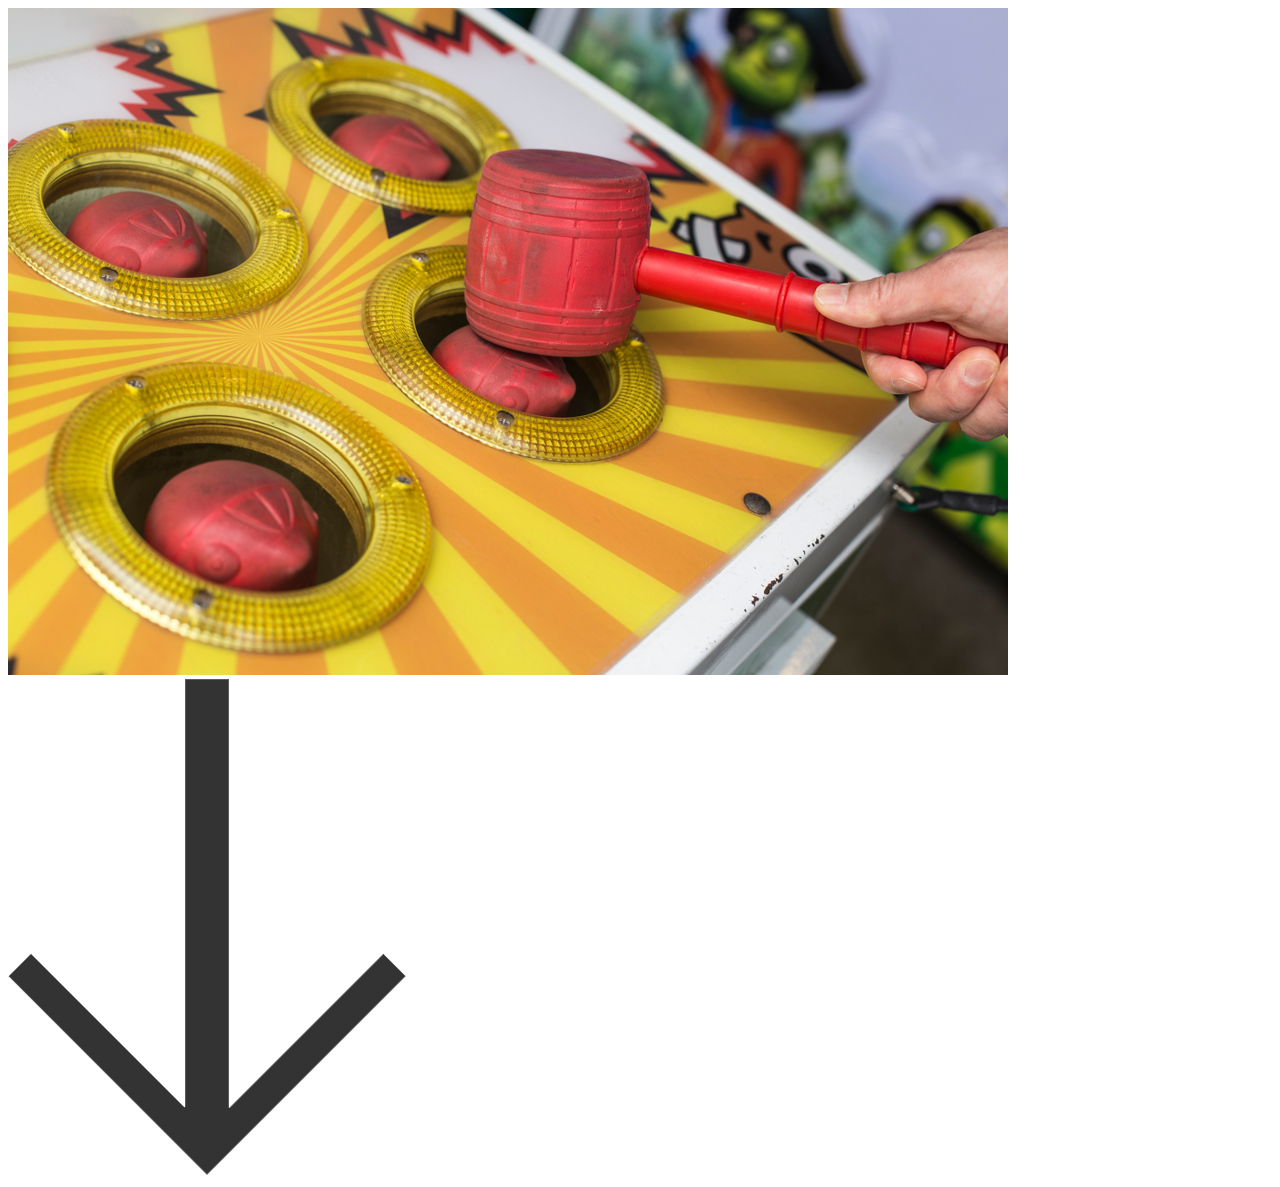
<file: engenharia-de-software/introducao-a-criacao-de-paginas-web/aula-1/meu-site/index.html>
<!DOCTYPE html>
<html lang="pt-BR">
<head>
    <meta charset="UTF-8">
    <meta name="viewport" content="width=device-width, initial-scale=1.0">
    <title>Whac-A-Mole</title>
</head>
<body>
    <section>
        <div class="banner">
            <img src="images/Whac-A-Mole.jpg" alt="Imagem do jogo físico">
        </div>
    </section>
    <footer>
        <div class="nextPage">
            <a href="regras.html" class="circulo">
                <img src="images/arrow-down.png" alt="seta para baixo" class="arrow">
            </a>
        </div>
    </footer>
</body>
</html>
</file>
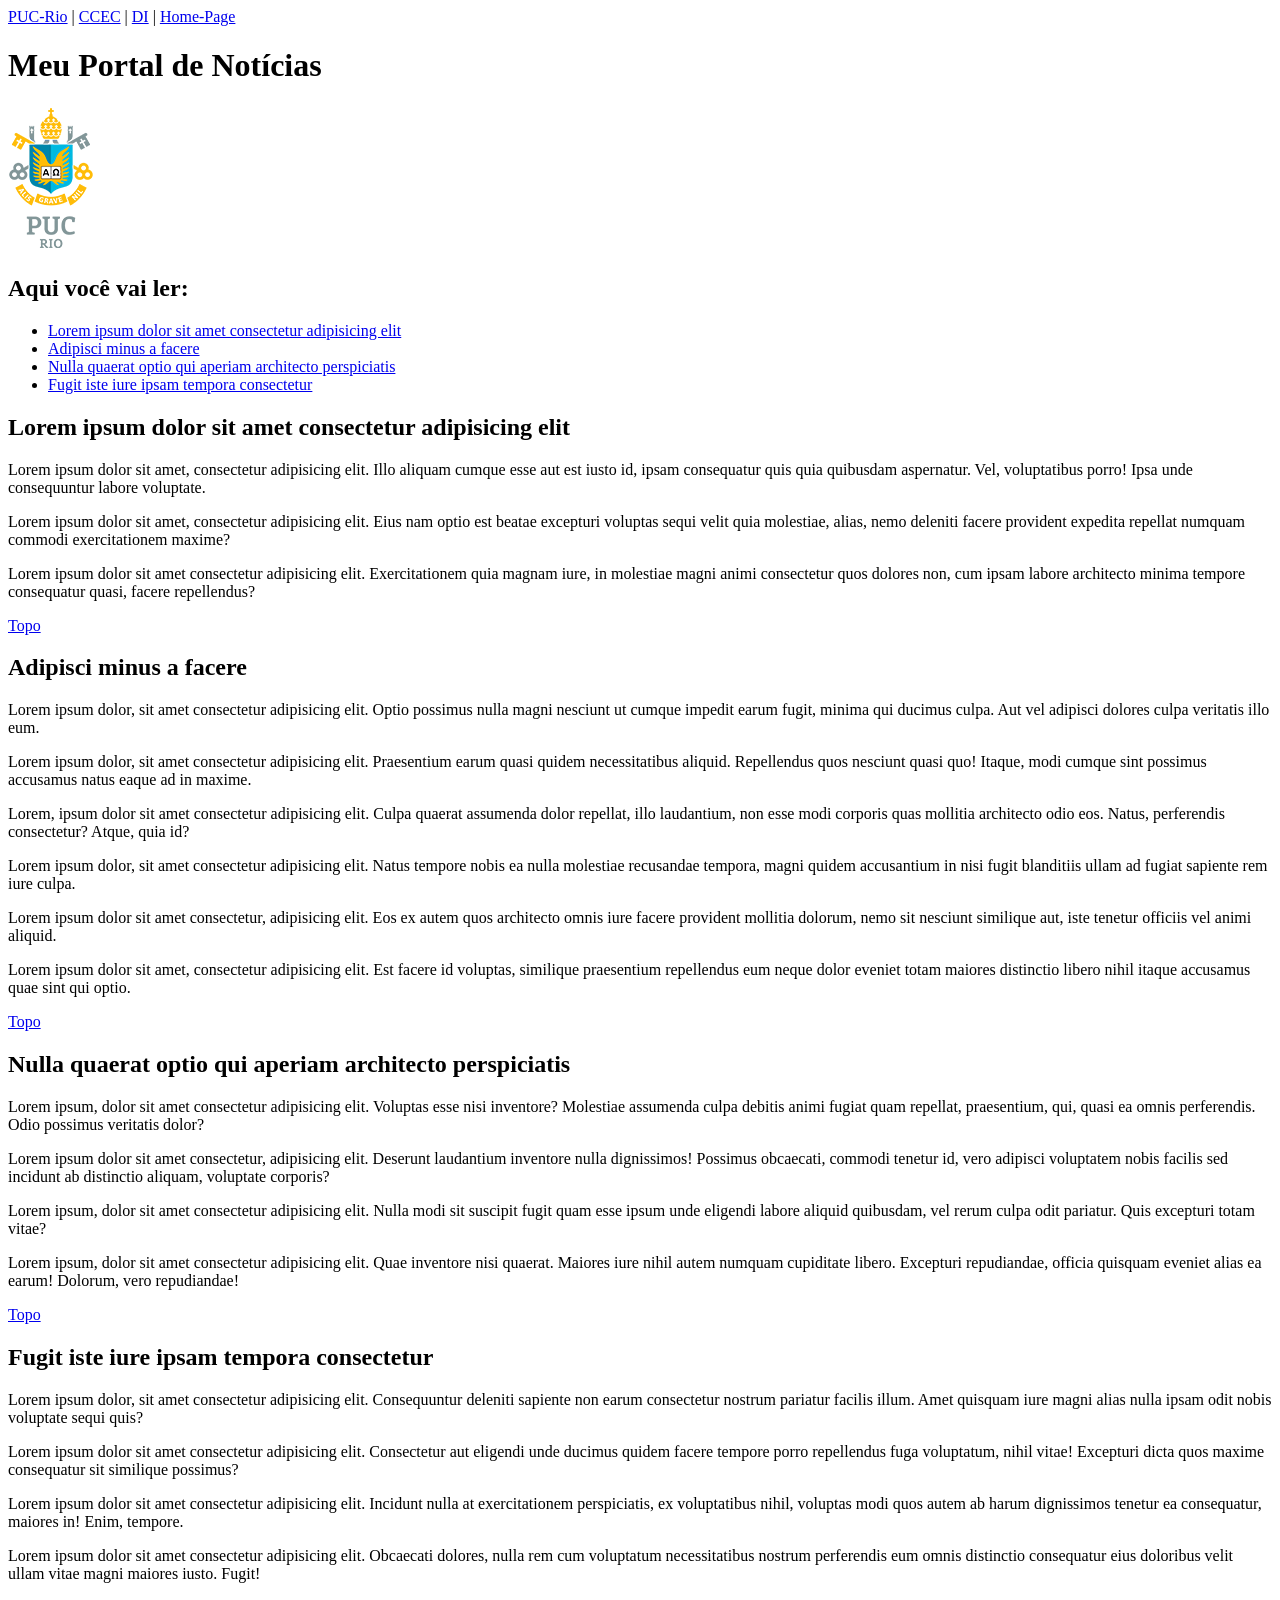
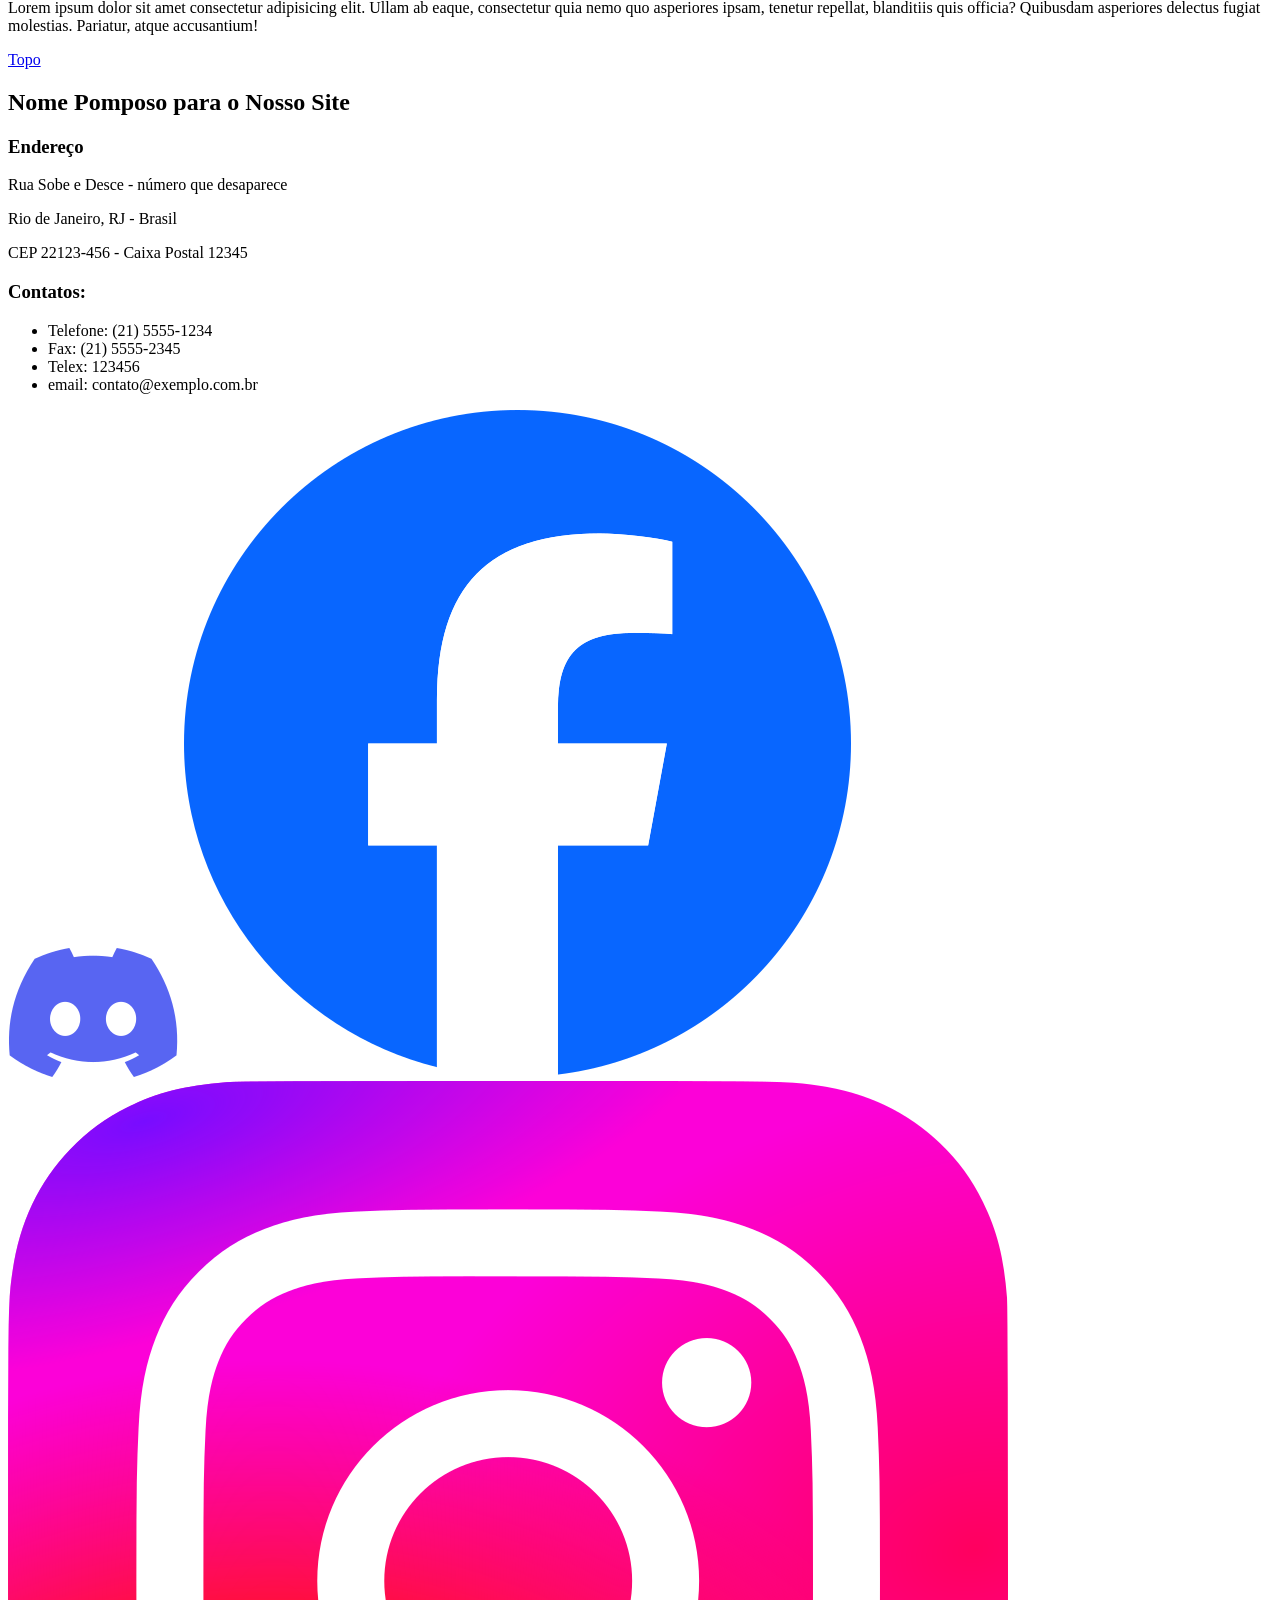
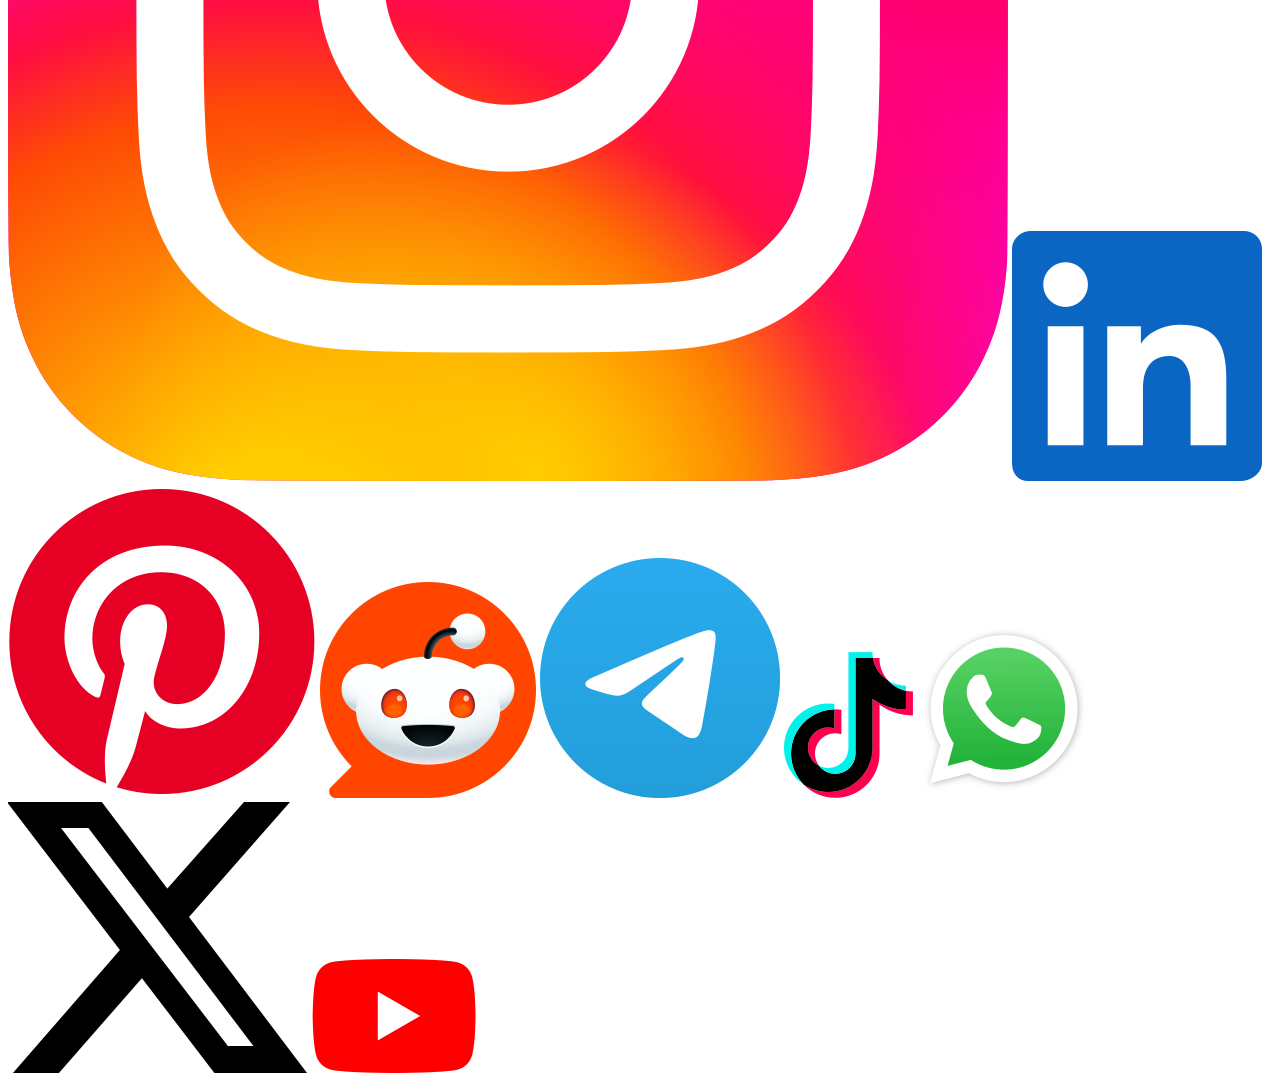
<file: engenharia-de-software/introducao-a-criacao-de-paginas-web/aula-1/noticias/index.html>
<!DOCTYPE html>
<html lang="pt-BR">
<head>
    <meta charset="UTF-8">
    <meta name="viewport" content="width=device-width, initial-scale=1.0">
    <meta name="description" content="Exemplo de uma página HTML com um conteúdo semelhante a um portal de notícias">
    <title>Portal de Notícias</title>
</head>
<body>
    <!-- 
        Barra de navegação.
        Deveria estar presente em todo o site
    -->
    <nav>
        <a href="http://www.puc-rio.br" title='PUC-Rio'>PUC-Rio</a> |
        <a href="https://www.cce.puc-rio.br/" title="CCEC">CCEC</a> |
        <a href="https://www.inf.puc-rio.br/" title="Departamento de Informática da PUC-Rio">DI</a> |
        <a href="index.html">Home-Page</a>
    </nav>
    
    <!-- Cabeçalho da página - também deveria ser igual em todo o site -->
    <header id="topo">
        <h1>Meu Portal de Notícias</h1>
        <img src="images/logo_puc.png" alt="Logotipo da PUC-Rio">
    </header>
    
    <!-- Texto relativo a essa página -->
    <section>
        <!-- esses links não devem fazer parte da tag nav -->
        <div>
            <h2>Aqui você vai ler:</h2>
            <ul lang="zxx">
                <li>
                    <a href="#lorem-ipsum">
                        Lorem ipsum dolor sit amet consectetur adipisicing elit
                    </a>
                </li>
                <li>
                    <a href="#adipisci-minus">
                        Adipisci minus a facere
                    </a>
                </li>
                <li>
                    <a href="#nulla">
                        Nulla quaerat optio qui aperiam architecto perspiciatis
                    </a>
                </li>
                <li>
                    <a href="#fugit">
                        Fugit iste iure ipsam tempora consectetur
                    </a>
                </li>
            </ul>
        </div>

        <!-- uma notícia (um artigo?) -->
        <article id="lorem-ipsum" lang="zxx">
            <h2>Lorem ipsum dolor sit amet consectetur adipisicing elit</h2>
            <p>
                Lorem ipsum dolor sit amet, consectetur adipisicing elit. Illo aliquam cumque esse aut est iusto id, ipsam consequatur quis quia quibusdam aspernatur. Vel, voluptatibus porro! Ipsa unde consequuntur labore voluptate.
            </p>
            <p>
                Lorem ipsum dolor sit amet, consectetur adipisicing elit. Eius nam optio est beatae excepturi voluptas sequi velit quia molestiae, alias, nemo deleniti facere provident expedita repellat numquam commodi exercitationem maxime?
            </p>
            <p>
                Lorem ipsum dolor sit amet consectetur adipisicing elit. Exercitationem quia magnam iure, in molestiae magni animi consectetur quos dolores non, cum ipsam labore architecto minima tempore consequatur quasi, facere repellendus?
            </p>
            <a href="#topo">Topo</a>
        </article>
        <!-- outra notícia -->
        <article id="adipisci-minus" lang="zxx">
            <h2>Adipisci minus a facere</h2>
            <p>
                Lorem ipsum dolor, sit amet consectetur adipisicing elit. Optio possimus nulla magni nesciunt ut cumque impedit earum fugit, minima qui ducimus culpa. Aut vel adipisci dolores culpa veritatis illo eum.
            </p>
            <p>
                Lorem ipsum dolor, sit amet consectetur adipisicing elit. Praesentium earum quasi quidem necessitatibus aliquid. Repellendus quos nesciunt quasi quo! Itaque, modi cumque sint possimus accusamus natus eaque ad in maxime.
            </p>
            <p>
                Lorem, ipsum dolor sit amet consectetur adipisicing elit. Culpa quaerat assumenda dolor repellat, illo laudantium, non esse modi corporis quas mollitia architecto odio eos. Natus, perferendis consectetur? Atque, quia id?
            </p>
            <p>
                Lorem ipsum dolor, sit amet consectetur adipisicing elit. Natus tempore nobis ea nulla molestiae recusandae tempora, magni quidem accusantium in nisi fugit blanditiis ullam ad fugiat sapiente rem iure culpa.
            </p>
            <p>
                Lorem ipsum dolor sit amet consectetur, adipisicing elit. Eos ex autem quos architecto omnis iure facere provident mollitia dolorum, nemo sit nesciunt similique aut, iste tenetur officiis vel animi aliquid.
            </p>
            <p>
                Lorem ipsum dolor sit amet, consectetur adipisicing elit. Est facere id voluptas, similique praesentium repellendus eum neque dolor eveniet totam maiores distinctio libero nihil itaque accusamus quae sint qui optio.
            </p>
            <a href="#topo">Topo</a>
        </article>
        <!-- mais uma notícia -->
        <article id="nulla" lang="zxx">
            <h2>Nulla quaerat optio qui aperiam architecto perspiciatis</h2>
            <p>
                Lorem ipsum, dolor sit amet consectetur adipisicing elit. Voluptas esse nisi inventore? Molestiae assumenda culpa debitis animi fugiat quam repellat, praesentium, qui, quasi ea omnis perferendis. Odio possimus veritatis dolor?
            </p>
            <p>
                Lorem ipsum dolor sit amet consectetur, adipisicing elit. Deserunt laudantium inventore nulla dignissimos! Possimus obcaecati, commodi tenetur id, vero adipisci voluptatem nobis facilis sed incidunt ab distinctio aliquam, voluptate corporis?
            </p>
            <p>
                Lorem ipsum, dolor sit amet consectetur adipisicing elit. Nulla modi sit suscipit fugit quam esse ipsum unde eligendi labore aliquid quibusdam, vel rerum culpa odit pariatur. Quis excepturi totam vitae?
            </p>
            <p>
                Lorem ipsum, dolor sit amet consectetur adipisicing elit. Quae inventore nisi quaerat. Maiores iure nihil autem numquam cupiditate libero. Excepturi repudiandae, officia quisquam eveniet alias ea earum! Dolorum, vero repudiandae!
            </p>
            <a href="#topo">Topo</a>
        </article>
        <article id="fugit" lang="zxx">
            <h2>Fugit iste iure ipsam tempora consectetur</h2>
            <p>
                Lorem ipsum dolor, sit amet consectetur adipisicing elit. Consequuntur deleniti sapiente non earum consectetur nostrum pariatur facilis illum. Amet quisquam iure magni alias nulla ipsam odit nobis voluptate sequi quis?
            </p>
            <p>
                Lorem ipsum dolor sit amet consectetur adipisicing elit. Consectetur aut eligendi unde ducimus quidem facere tempore porro repellendus fuga voluptatum, nihil vitae! Excepturi dicta quos maxime consequatur sit similique possimus?
            </p>
            <p>
                Lorem ipsum dolor sit amet consectetur adipisicing elit. Incidunt nulla at exercitationem perspiciatis, ex voluptatibus nihil, voluptas modi quos autem ab harum dignissimos tenetur ea consequatur, maiores in! Enim, tempore.
            </p>
            <p>
                Lorem ipsum dolor sit amet consectetur adipisicing elit. Obcaecati dolores, nulla rem cum voluptatum necessitatibus nostrum perferendis eum omnis distinctio consequatur eius doloribus velit ullam vitae magni maiores iusto. Fugit!
            </p>
            <p>
                Lorem ipsum dolor sit amet consectetur adipisicing elit. Ullam ab eaque, consectetur quia nemo quo asperiores ipsam, tenetur repellat, blanditiis quis officia? Quibusdam asperiores delectus fugiat molestias. Pariatur, atque accusantium!
            </p>
            <a href="#topo">Topo</a>
        </article>
    </section>
    
    <!-- Rodapé da página-->
    <!-- seria uma boa ideia colocar em todas as páginas -->
    <footer>
        <h2>Nome Pomposo para o Nosso Site</h2>
        <div class="endereco">
            <h3>Endereço</h3>
            <p>Rua Sobe e Desce - número que desaparece</p>
            <p>Rio de Janeiro, RJ - Brasil</p>
            <p>CEP 22123-456 - Caixa Postal 12345</p>
        </div>
        <div class="contato">
            <h3>Contatos:</h3>
            <ul>
                <li>Telefone: (21) 5555-1234</li>
                <li>Fax: (21) 5555-2345</li>
                <li>Telex: 123456</li>
                <li>email: contato@exemplo.com.br</li>
            </ul>
        </div>
        <div class="social-media">
            <img src="images/discord.png" alt="Discord">
            <img src="images/facebook.png" alt="Facebook">
            <img src="images/instagram.png" alt="Instagram">
            <img src="images/linkedin.png" alt="LinkedIn">
            <img src="images/pinterest.png" alt="Pinterest">
            <img src="images/reddit.png" alt="Reddit">
            <img src="images/telegram.png" alt="Telegram">
            <img src="images/tiktok.png" alt="TikTok">
            <img src="images/whatsapp.png" alt="WhatsApp">
            <img src="images/x.png" alt="X">
            <img src="images/youtube.png" alt="YouTube">
        </div>
    </footer>
</body>
</html>
</file>
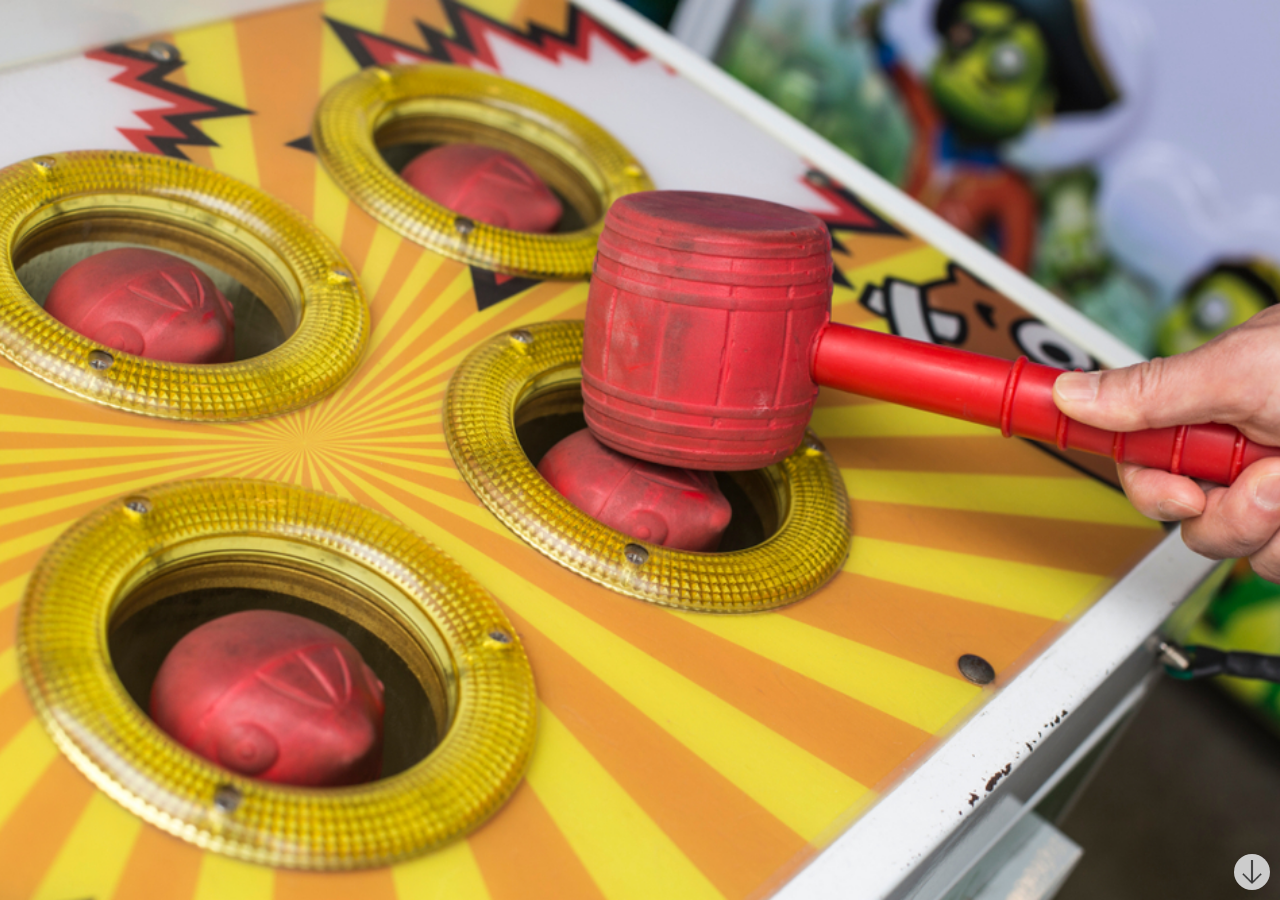
<file: engenharia-de-software/introducao-a-criacao-de-paginas-web/aula-2/meu-site/index.html>
<!DOCTYPE html>
<html lang="pt-BR">
<head>
    <meta charset="UTF-8">
    <meta name="viewport" content="width=device-width, initial-scale=1.0">
    <link rel="stylesheet" href="css/style.css">
    <title>Whac-A-Mole</title>
</head>
<body>
    <section>
        <div class="banner">
            <img src="images/Whac-A-Mole.jpg" alt="Imagem do jogo físico">
        </div>
    </section>
    <footer>
        <div class="nextPage">
            <a href="regras.html" class="circulo">
                <img src="images/arrow-down.png" alt="seta para baixo" class="arrow">
            </a>
        </div>
    </footer>
</body>
</html>
</file>
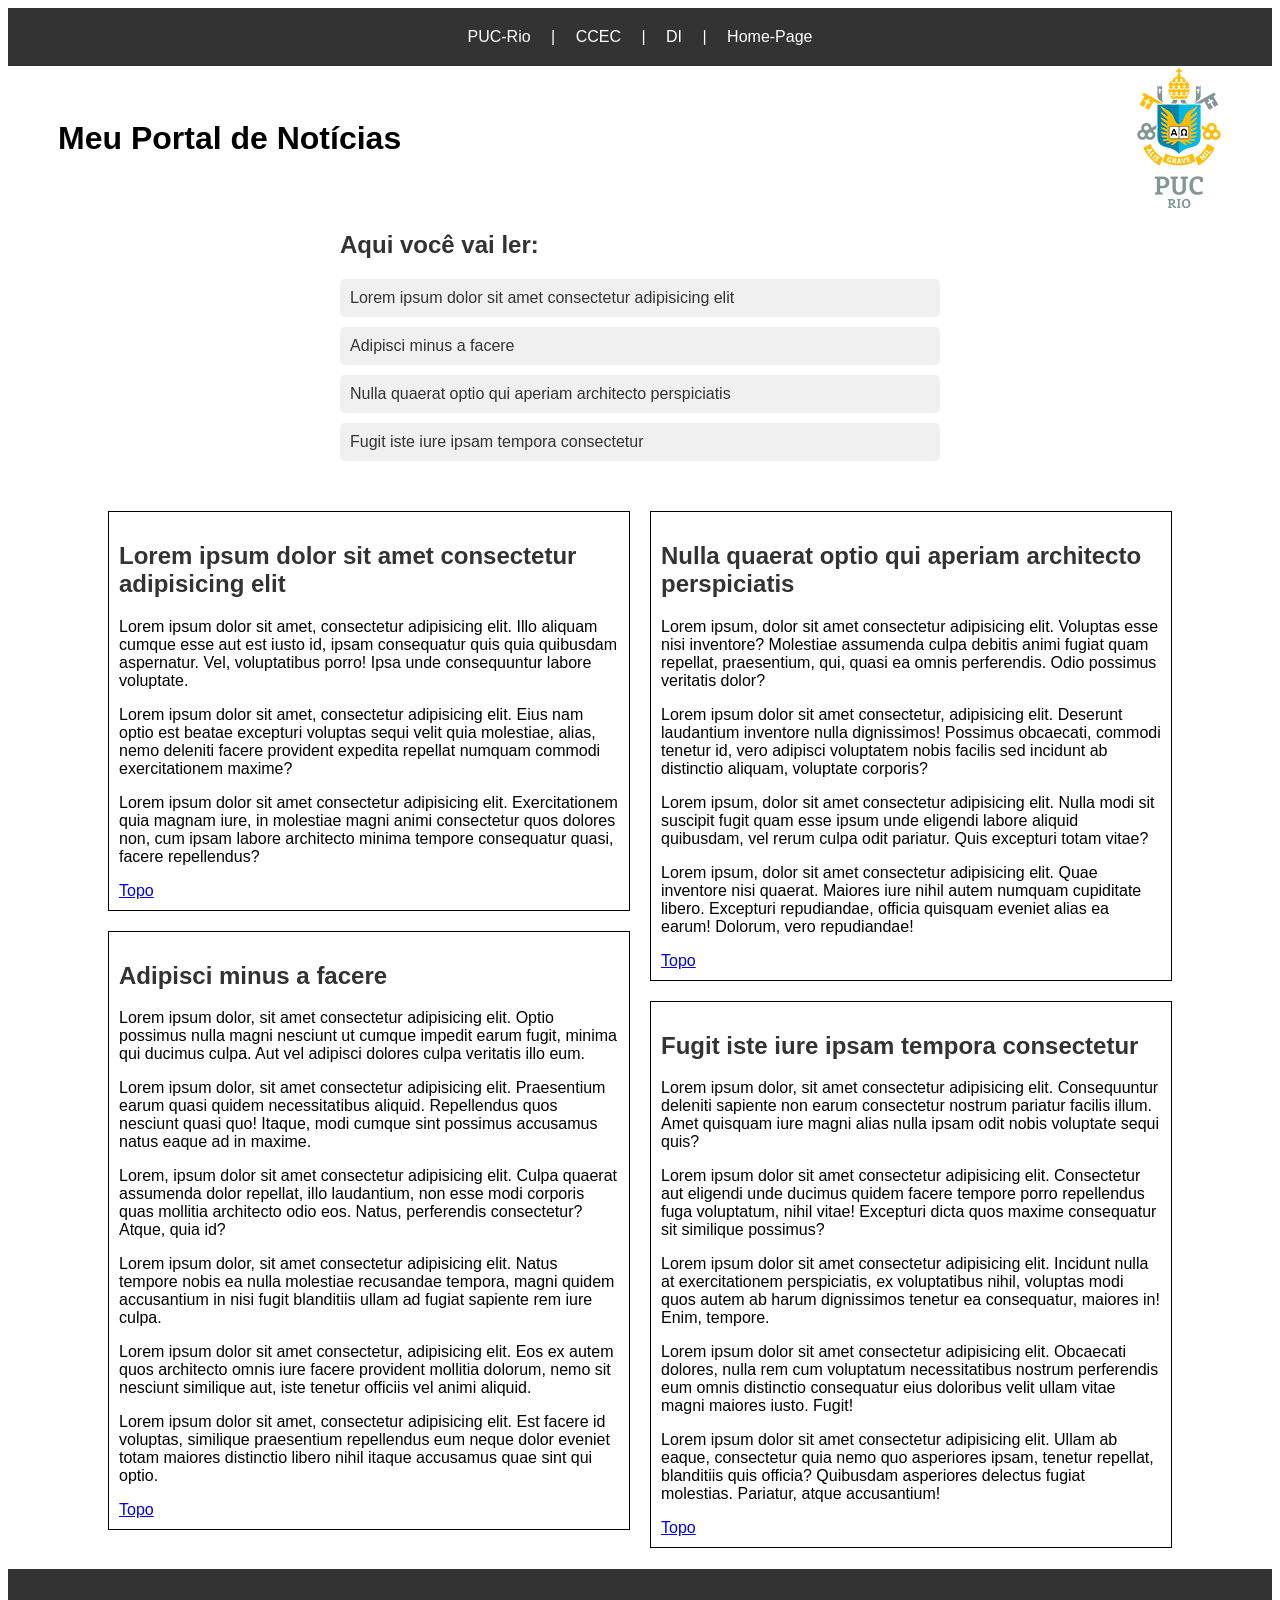
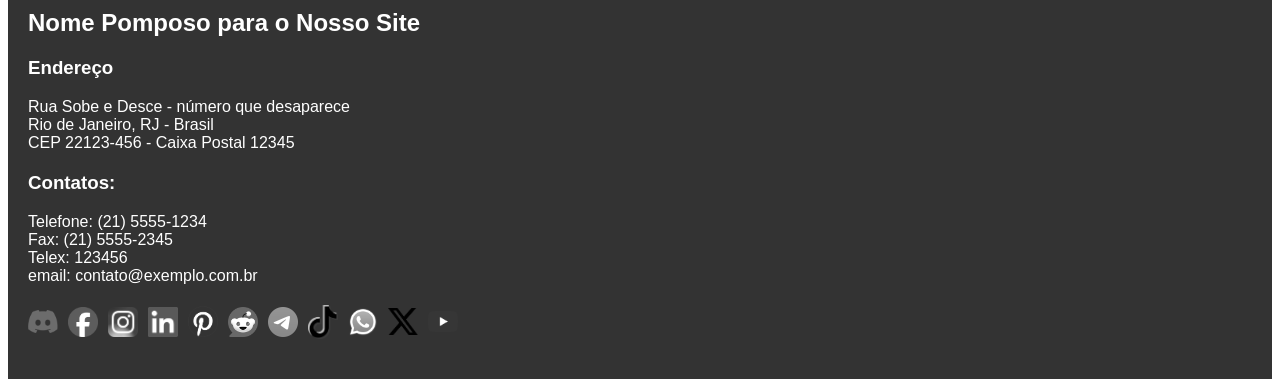
<file: engenharia-de-software/introducao-a-criacao-de-paginas-web/aula-2/noticias/index.html>
<!DOCTYPE html>
<html lang="pt-BR">
<head>
    <meta charset="UTF-8">
    <meta name="viewport" content="width=device-width, initial-scale=1.0">
    <meta name="description" content="Exemplo de uma página HTML com um conteúdo semelhante a um portal de notícias">
    <link rel="stylesheet" href="css/style.css">
    <title>Portal de Notícias</title>
</head>
<body>
    <!-- 
        Barra de navegação.
        Deveria estar presente em todo o site
    -->
    <nav>
        <a href="http://www.puc-rio.br" title='PUC-Rio'>PUC-Rio</a> |
        <a href="https://www.cce.puc-rio.br/" title="CCEC">CCEC</a> |
        <a href="https://www.inf.puc-rio.br/" title="Departamento de Informática da PUC-Rio">DI</a> |
        <a href="index.html">Home-Page</a>
    </nav>
    
    <!-- Cabeçalho da página - também deveria ser igual em todo o site -->
    <header id="topo">
        <h1>Meu Portal de Notícias</h1>
        <img src="images/logo_puc.png" alt="Logotipo da PUC-Rio">
    </header>
    
    <!-- Texto relativo a essa página -->
    <section>
        <!-- esses links não devem fazer parte da tag nav -->
        <div id="index">
            <h2>Aqui você vai ler:</h2>
            <ul lang="zxx">
                <li>
                    <a href="#lorem-ipsum">
                        Lorem ipsum dolor sit amet consectetur adipisicing elit
                    </a>
                </li>
                <li>
                    <a href="#adipisci-minus">
                        Adipisci minus a facere
                    </a>
                </li>
                <li>
                    <a href="#nulla">
                        Nulla quaerat optio qui aperiam architecto perspiciatis
                    </a>
                </li>
                <li>
                    <a href="#fugit">
                        Fugit iste iure ipsam tempora consectetur
                    </a>
                </li>
            </ul>
        </div>

        <div class="articles-container">
            <article id="lorem-ipsum" lang="zxx">
                <h2>Lorem ipsum dolor sit amet consectetur adipisicing elit</h2>
                <p>
                    Lorem ipsum dolor sit amet, consectetur adipisicing elit. Illo aliquam cumque esse aut est iusto id, ipsam consequatur quis quia quibusdam aspernatur. Vel, voluptatibus porro! Ipsa unde consequuntur labore voluptate.
                </p>
                <p>
                    Lorem ipsum dolor sit amet, consectetur adipisicing elit. Eius nam optio est beatae excepturi voluptas sequi velit quia molestiae, alias, nemo deleniti facere provident expedita repellat numquam commodi exercitationem maxime?
                </p>
                <p>
                    Lorem ipsum dolor sit amet consectetur adipisicing elit. Exercitationem quia magnam iure, in molestiae magni animi consectetur quos dolores non, cum ipsam labore architecto minima tempore consequatur quasi, facere repellendus?
                </p>
                <a href="#topo">Topo</a>
            </article>
            <!-- outra notícia -->
            <article id="adipisci-minus" lang="zxx">
                <h2>Adipisci minus a facere</h2>
                <p>
                    Lorem ipsum dolor, sit amet consectetur adipisicing elit. Optio possimus nulla magni nesciunt ut cumque impedit earum fugit, minima qui ducimus culpa. Aut vel adipisci dolores culpa veritatis illo eum.
                </p>
                <p>
                    Lorem ipsum dolor, sit amet consectetur adipisicing elit. Praesentium earum quasi quidem necessitatibus aliquid. Repellendus quos nesciunt quasi quo! Itaque, modi cumque sint possimus accusamus natus eaque ad in maxime.
                </p>
                <p>
                    Lorem, ipsum dolor sit amet consectetur adipisicing elit. Culpa quaerat assumenda dolor repellat, illo laudantium, non esse modi corporis quas mollitia architecto odio eos. Natus, perferendis consectetur? Atque, quia id?
                </p>
                <p>
                    Lorem ipsum dolor, sit amet consectetur adipisicing elit. Natus tempore nobis ea nulla molestiae recusandae tempora, magni quidem accusantium in nisi fugit blanditiis ullam ad fugiat sapiente rem iure culpa.
                </p>
                <p>
                    Lorem ipsum dolor sit amet consectetur, adipisicing elit. Eos ex autem quos architecto omnis iure facere provident mollitia dolorum, nemo sit nesciunt similique aut, iste tenetur officiis vel animi aliquid.
                </p>
                <p>
                    Lorem ipsum dolor sit amet, consectetur adipisicing elit. Est facere id voluptas, similique praesentium repellendus eum neque dolor eveniet totam maiores distinctio libero nihil itaque accusamus quae sint qui optio.
                </p>
                <a href="#topo">Topo</a>
            </article>
            <!-- mais uma notícia -->
            <article id="nulla" lang="zxx">
                <h2>Nulla quaerat optio qui aperiam architecto perspiciatis</h2>
                <p>
                    Lorem ipsum, dolor sit amet consectetur adipisicing elit. Voluptas esse nisi inventore? Molestiae assumenda culpa debitis animi fugiat quam repellat, praesentium, qui, quasi ea omnis perferendis. Odio possimus veritatis dolor?
                </p>
                <p>
                    Lorem ipsum dolor sit amet consectetur, adipisicing elit. Deserunt laudantium inventore nulla dignissimos! Possimus obcaecati, commodi tenetur id, vero adipisci voluptatem nobis facilis sed incidunt ab distinctio aliquam, voluptate corporis?
                </p>
                <p>
                    Lorem ipsum, dolor sit amet consectetur adipisicing elit. Nulla modi sit suscipit fugit quam esse ipsum unde eligendi labore aliquid quibusdam, vel rerum culpa odit pariatur. Quis excepturi totam vitae?
                </p>
                <p>
                    Lorem ipsum, dolor sit amet consectetur adipisicing elit. Quae inventore nisi quaerat. Maiores iure nihil autem numquam cupiditate libero. Excepturi repudiandae, officia quisquam eveniet alias ea earum! Dolorum, vero repudiandae!
                </p>
                <a href="#topo">Topo</a>
            </article>
            <article id="fugit" lang="zxx">
                <h2>Fugit iste iure ipsam tempora consectetur</h2>
                <p>
                    Lorem ipsum dolor, sit amet consectetur adipisicing elit. Consequuntur deleniti sapiente non earum consectetur nostrum pariatur facilis illum. Amet quisquam iure magni alias nulla ipsam odit nobis voluptate sequi quis?
                </p>
                <p>
                    Lorem ipsum dolor sit amet consectetur adipisicing elit. Consectetur aut eligendi unde ducimus quidem facere tempore porro repellendus fuga voluptatum, nihil vitae! Excepturi dicta quos maxime consequatur sit similique possimus?
                </p>
                <p>
                    Lorem ipsum dolor sit amet consectetur adipisicing elit. Incidunt nulla at exercitationem perspiciatis, ex voluptatibus nihil, voluptas modi quos autem ab harum dignissimos tenetur ea consequatur, maiores in! Enim, tempore.
                </p>
                <p>
                    Lorem ipsum dolor sit amet consectetur adipisicing elit. Obcaecati dolores, nulla rem cum voluptatum necessitatibus nostrum perferendis eum omnis distinctio consequatur eius doloribus velit ullam vitae magni maiores iusto. Fugit!
                </p>
                <p>
                    Lorem ipsum dolor sit amet consectetur adipisicing elit. Ullam ab eaque, consectetur quia nemo quo asperiores ipsam, tenetur repellat, blanditiis quis officia? Quibusdam asperiores delectus fugiat molestias. Pariatur, atque accusantium!
                </p>
                <a href="#topo">Topo</a>
            </article>
        </div>
    </section>
    
    <!-- Rodapé da página-->
    <!-- seria uma boa ideia colocar em todas as páginas -->
    <footer>
        <h2>Nome Pomposo para o Nosso Site</h2>
        <div class="endereco">
            <h3>Endereço</h3>
            <p>Rua Sobe e Desce - número que desaparece</p>
            <p>Rio de Janeiro, RJ - Brasil</p>
            <p>CEP 22123-456 - Caixa Postal 12345</p>
        </div>
        <div class="contato">
            <h3>Contatos:</h3>
            <ul>
                <li>Telefone: (21) 5555-1234</li>
                <li>Fax: (21) 5555-2345</li>
                <li>Telex: 123456</li>
                <li>email: contato@exemplo.com.br</li>
            </ul>
        </div>
        <div class="social-media">
            <img src="images/discord.png" alt="Discord">
            <img src="images/facebook.png" alt="Facebook">
            <img src="images/instagram.png" alt="Instagram">
            <img src="images/linkedin.png" alt="LinkedIn">
            <img src="images/pinterest.png" alt="Pinterest">
            <img src="images/reddit.png" alt="Reddit">
            <img src="images/telegram.png" alt="Telegram">
            <img src="images/tiktok.png" alt="TikTok">
            <img src="images/whatsapp.png" alt="WhatsApp">
            <img src="images/x.png" alt="X">
            <img src="images/youtube.png" alt="YouTube">
        </div>
    </footer>
</body>
</html>
</file>
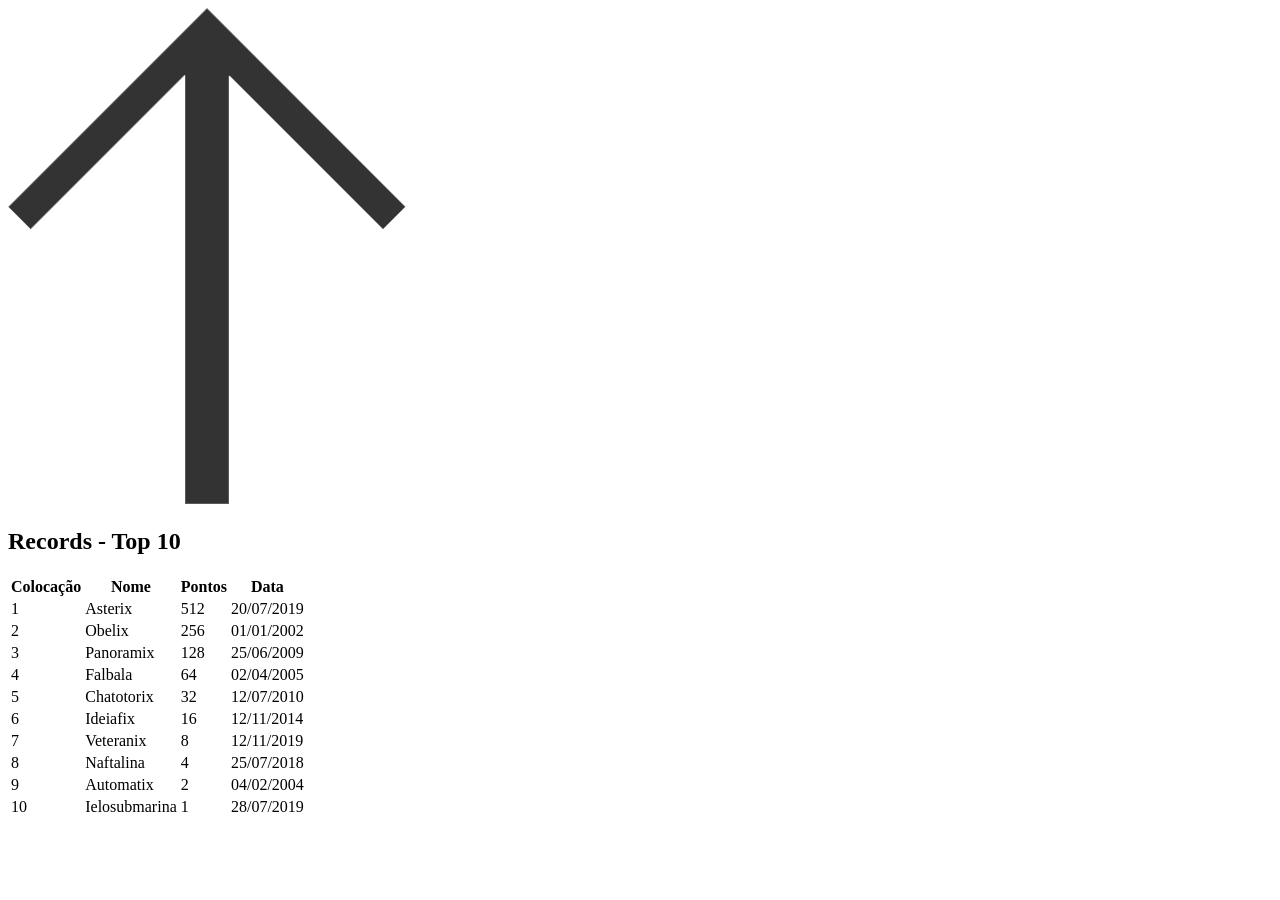
<file: engenharia-de-software/introducao-a-criacao-de-paginas-web/aula-1/meu-site/recordes.html>
<!DOCTYPE html>
<html lang="pt-BR">
<head>
    <meta charset="UTF-8">
    <meta name="viewport" content="width=device-width, initial-scale=1.0">
    <title>Recordistas do Whac-A-Mole</title>
</head>
<body>
    <header>
        <div class="previousPage">
            <a href="tabuleiro.html" class="circulo">
                <img src="images/arrow-up.png" alt="seta para cima" class="arrow">
            </a>
        </div>
    </header>
    <section class="records">
        <div class="contentBox">
            <h2 class="heading">Records - Top 10</h2>
            <table>
                <thead>
                    <tr>
                        <th>Colocação</th>
                        <th>Nome</th>
                        <th>Pontos</th>
                        <th>Data</th>
                    </tr>
                </thead>
                <tbody>
                    <tr>
                        <td>1</td>
                        <td>Asterix</td>
                        <td>512</td>
                        <td>20/07/2019</td>
                    </tr>
                    <tr>
                        <td>2</td>
                        <td>Obelix</td>
                        <td>256</td>
                        <td>01/01/2002</td>
                    </tr>
                    <tr>
                        <td>3</td>
                        <td>Panoramix</td>
                        <td>128</td>
                        <td>25/06/2009</td>
                    </tr>
                    <tr>
                        <td>4</td>
                        <td>Falbala</td>
                        <td>64</td>
                        <td>02/04/2005</td>
                    </tr>
                    <tr>
                        <td>5</td>
                        <td>Chatotorix</td>
                        <td>32</td>
                        <td>12/07/2010</td>
                    </tr>
                    <tr>
                        <td>6</td>
                        <td>Ideiafix</td>
                        <td>16</td>
                        <td>12/11/2014</td>
                    </tr>
                    <tr>
                        <td>7</td>
                        <td>Veteranix</td>
                        <td>8</td>
                        <td>12/11/2019</td>
                    </tr>
                    <tr>
                        <td>8</td>
                        <td>Naftalina</td>
                        <td>4</td>
                        <td>25/07/2018</td>
                    </tr>
                    <tr>
                        <td>9</td>
                        <td>Automatix</td>
                        <td>2</td>
                        <td>04/02/2004</td>
                    </tr>
                    <tr>
                        <td>10</td>
                        <td>Ielosubmarina</td>
                        <td>1</td>
                        <td>28/07/2019</td>
                    </tr>
                </tbody>
            </table>
        </div>
    </section>
</body>
</html>
</file>
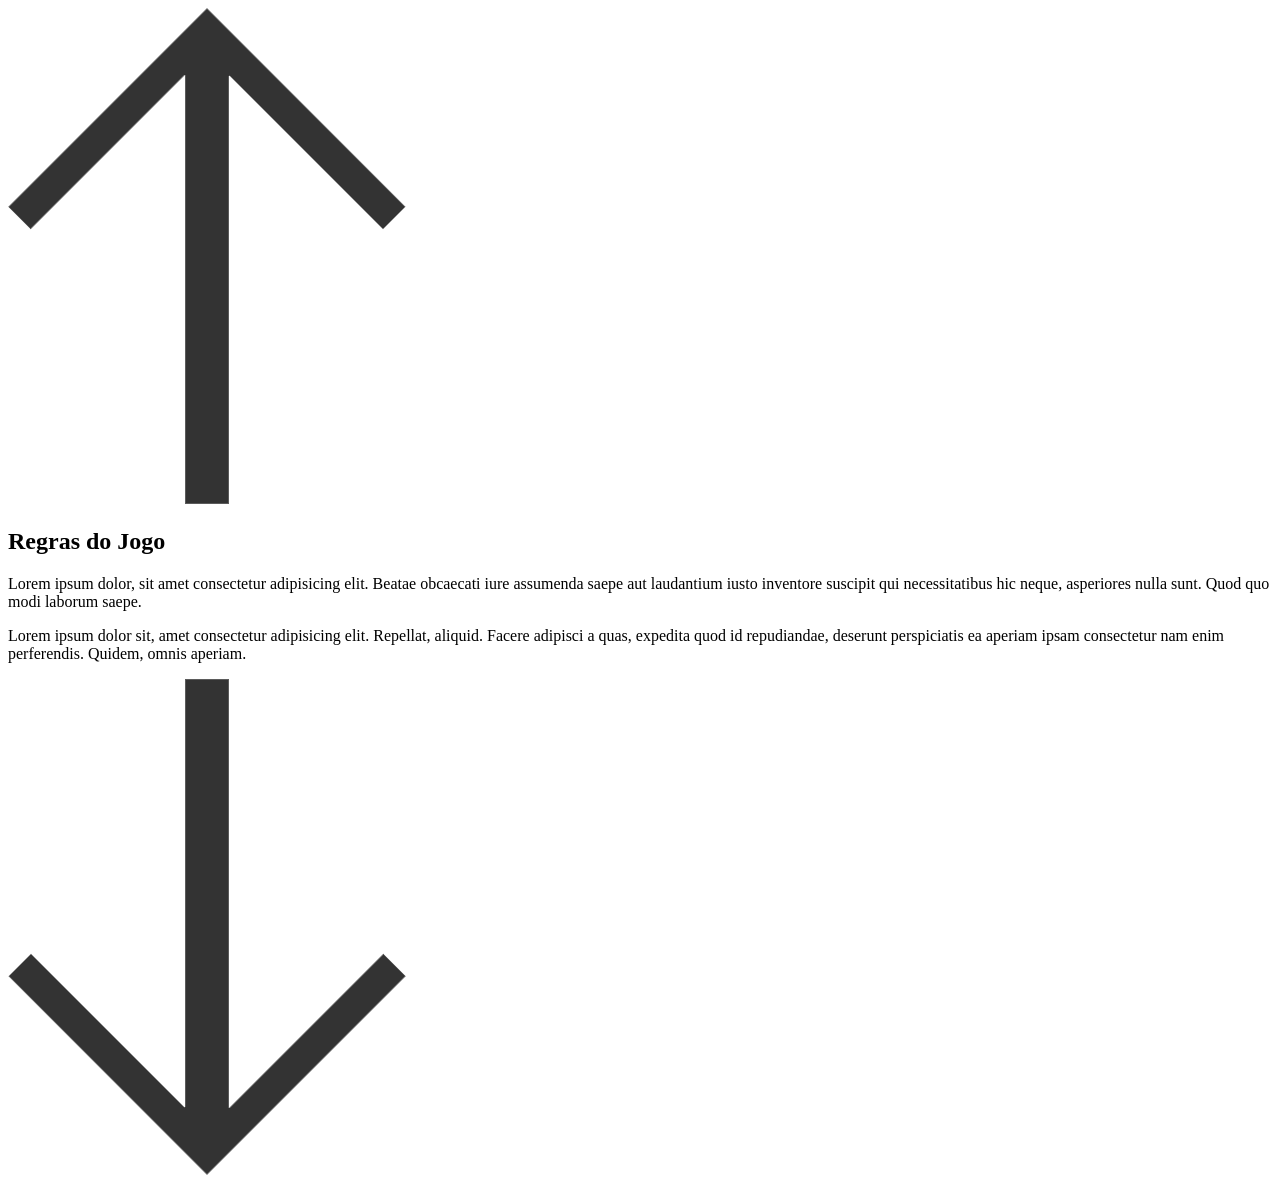
<file: engenharia-de-software/introducao-a-criacao-de-paginas-web/aula-1/meu-site/regras.html>
<!DOCTYPE html>
<html lang="pt-BR">
<head>
    <meta charset="UTF-8">
    <meta name="viewport" content="width=device-width, initial-scale=1.0">
    <title>Regras do Jogo</title>
</head>
<body>
    <header>
        <div class="previousPage">
            <a href="index.html" class="circulo">
                <img src="images/arrow-up.png" alt="seta para cima" class="arrow">
            </a>
        </div>
    </header>
    <section class="regras">
        <div class="contentBox">
            <h2 class="heading">Regras do Jogo</h2>
            <p class="text">
                Lorem ipsum dolor, 
                sit amet consectetur adipisicing elit. 
                Beatae obcaecati iure assumenda saepe aut laudantium iusto inventore suscipit qui necessitatibus hic neque, 
                asperiores nulla sunt. 
                Quod quo modi laborum saepe.
            </p>
            <p class="text">
                Lorem ipsum dolor sit, 
                amet consectetur adipisicing elit. 
                Repellat, 
                aliquid. 
                Facere adipisci a quas, 
                expedita quod id repudiandae, 
                deserunt perspiciatis ea aperiam ipsam consectetur nam enim perferendis. 
                Quidem, omnis aperiam.
            </p>
        </div>
        <div class="imgBox"></div>
    </section>
    <footer>
        <div class="nextPage">
            <a href="tabuleiro.html" class="circulo">
                <img src="images/arrow-down.png" alt="seta para baixo" class="arrow">
            </a>
        </div>
    </footer>
</body>
</html>
</file>
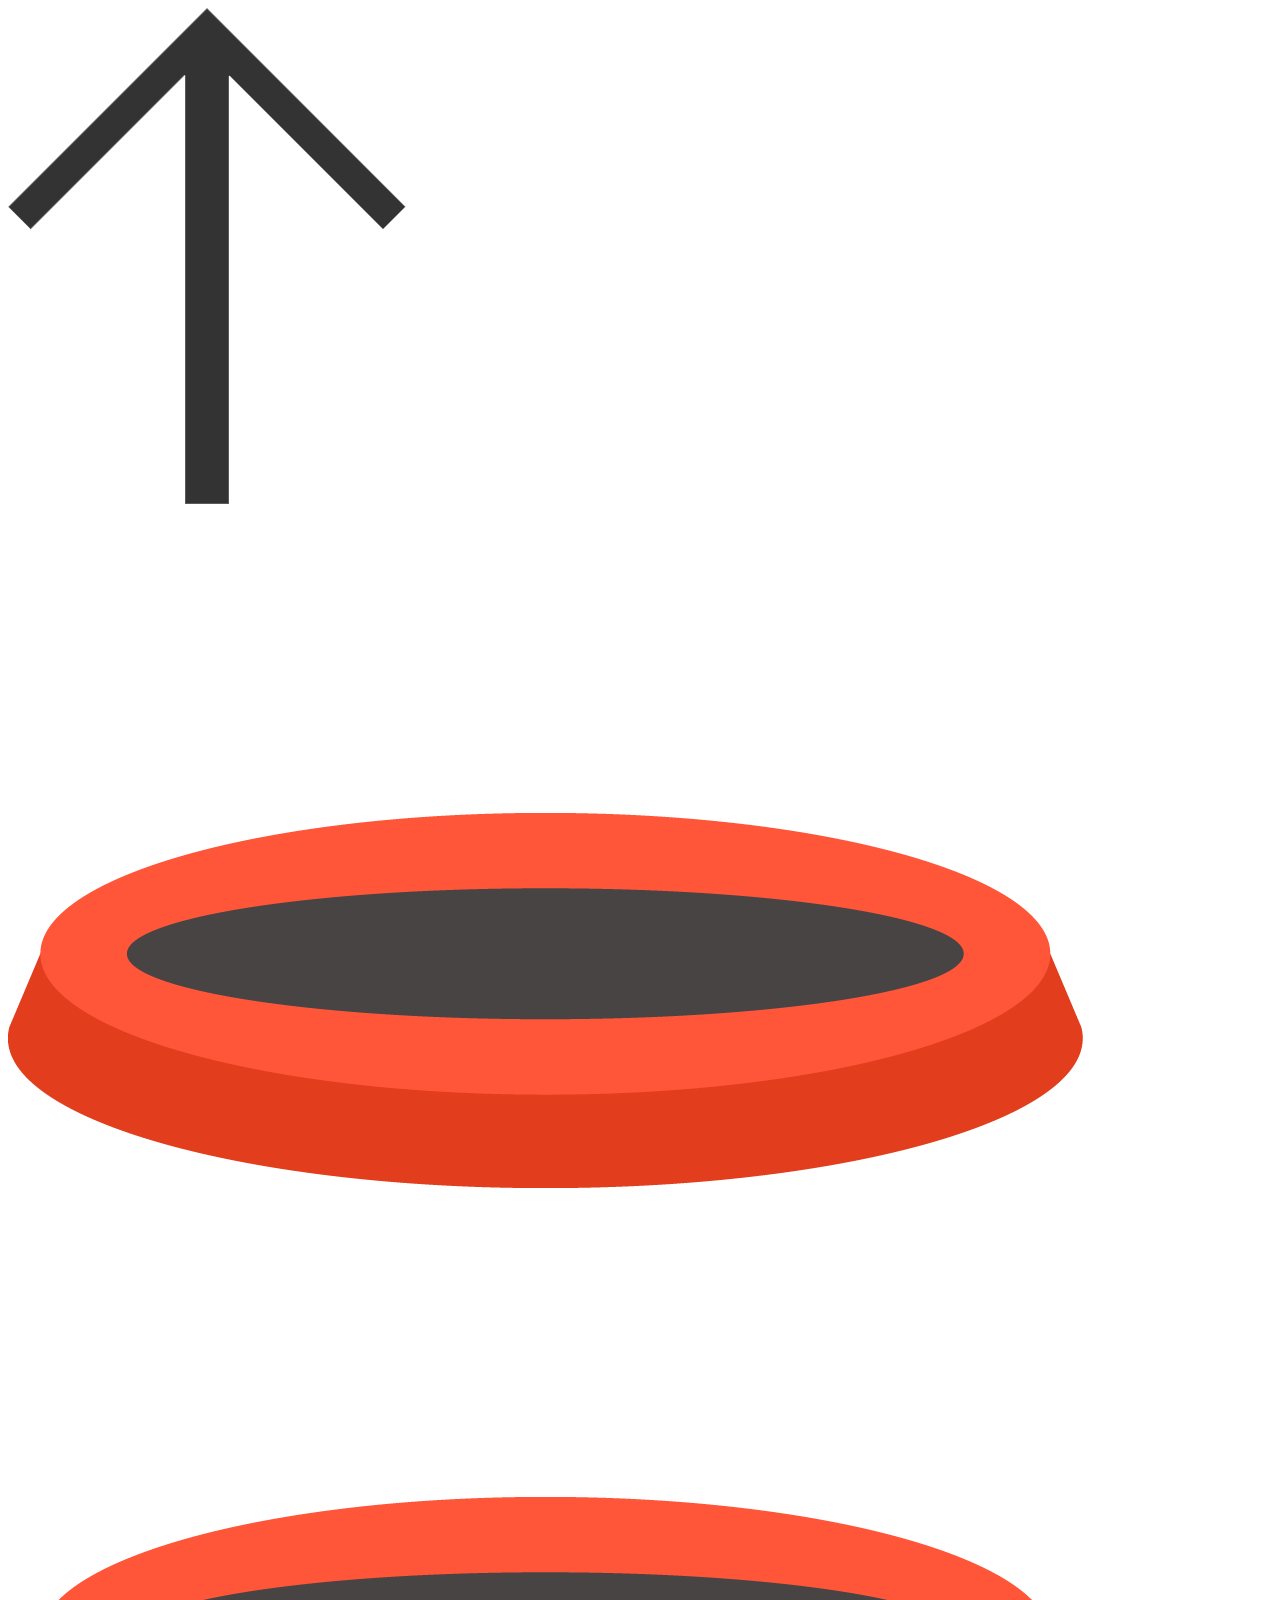
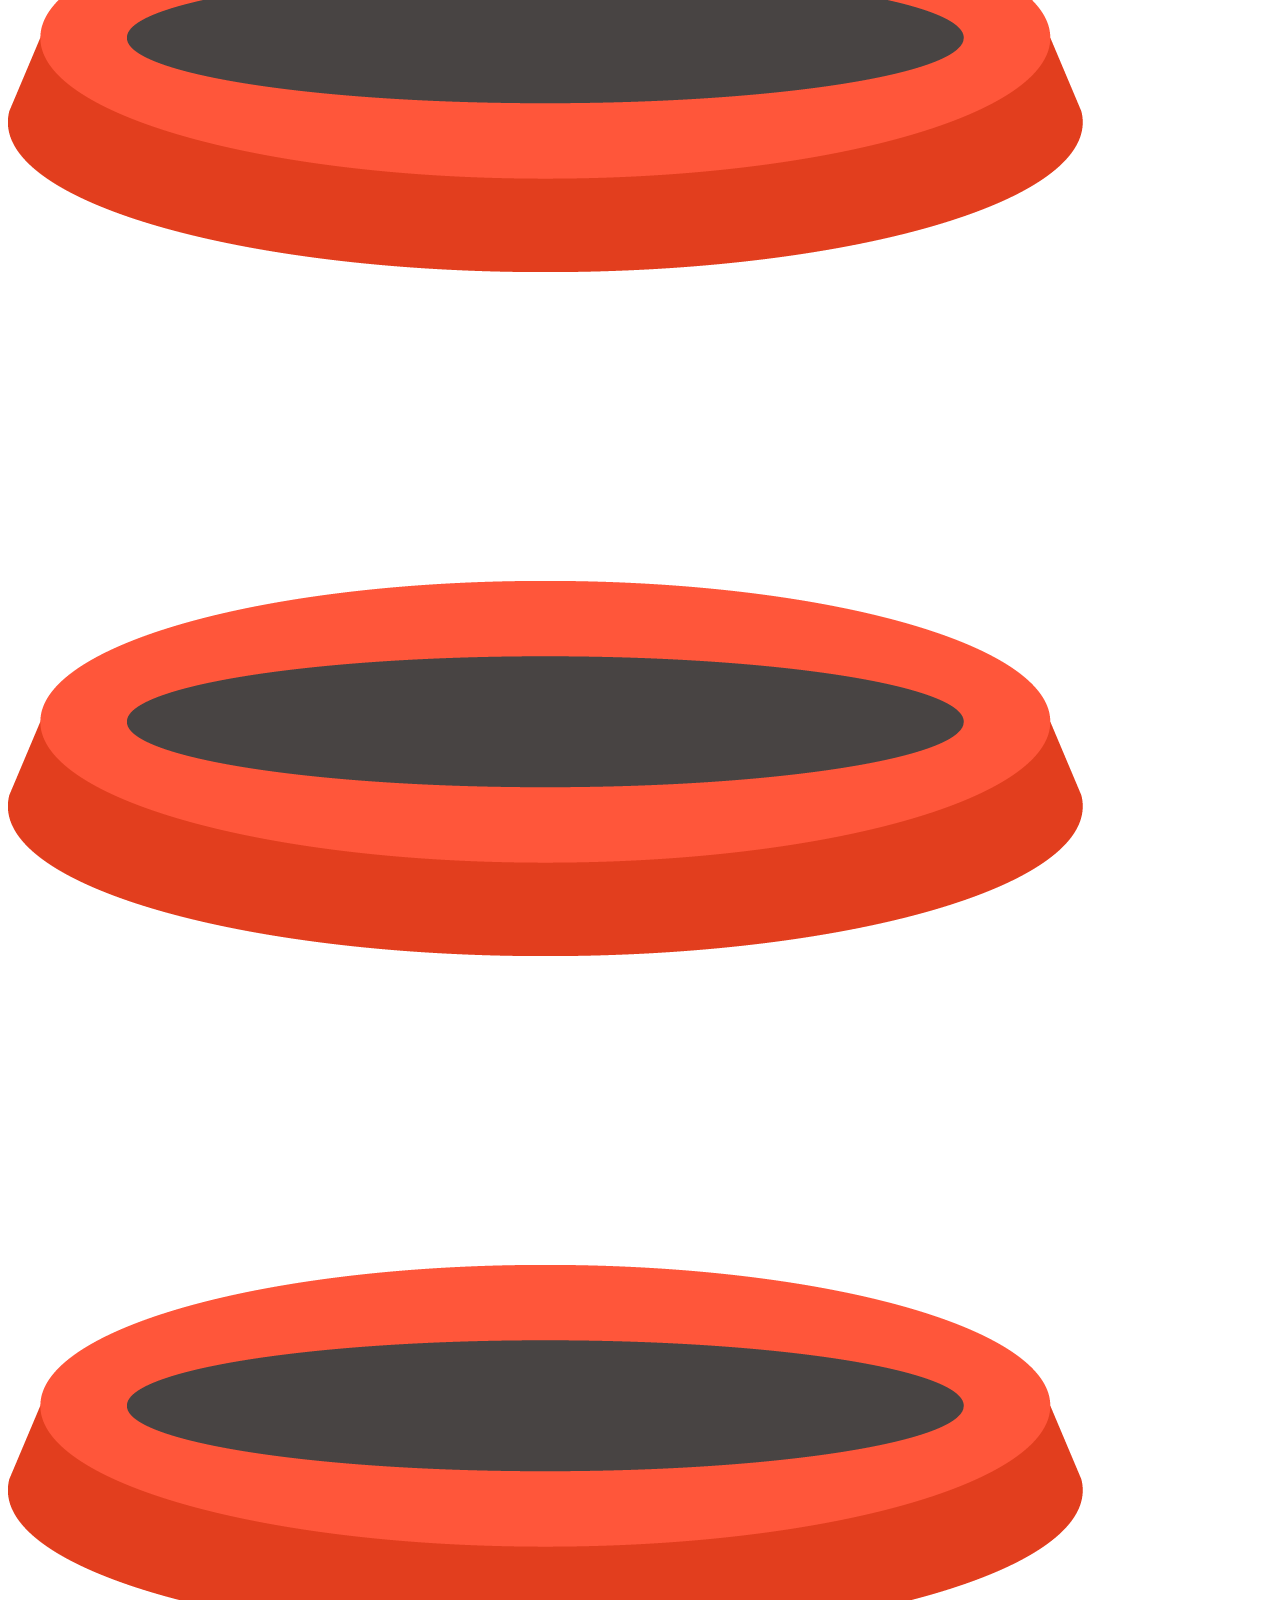
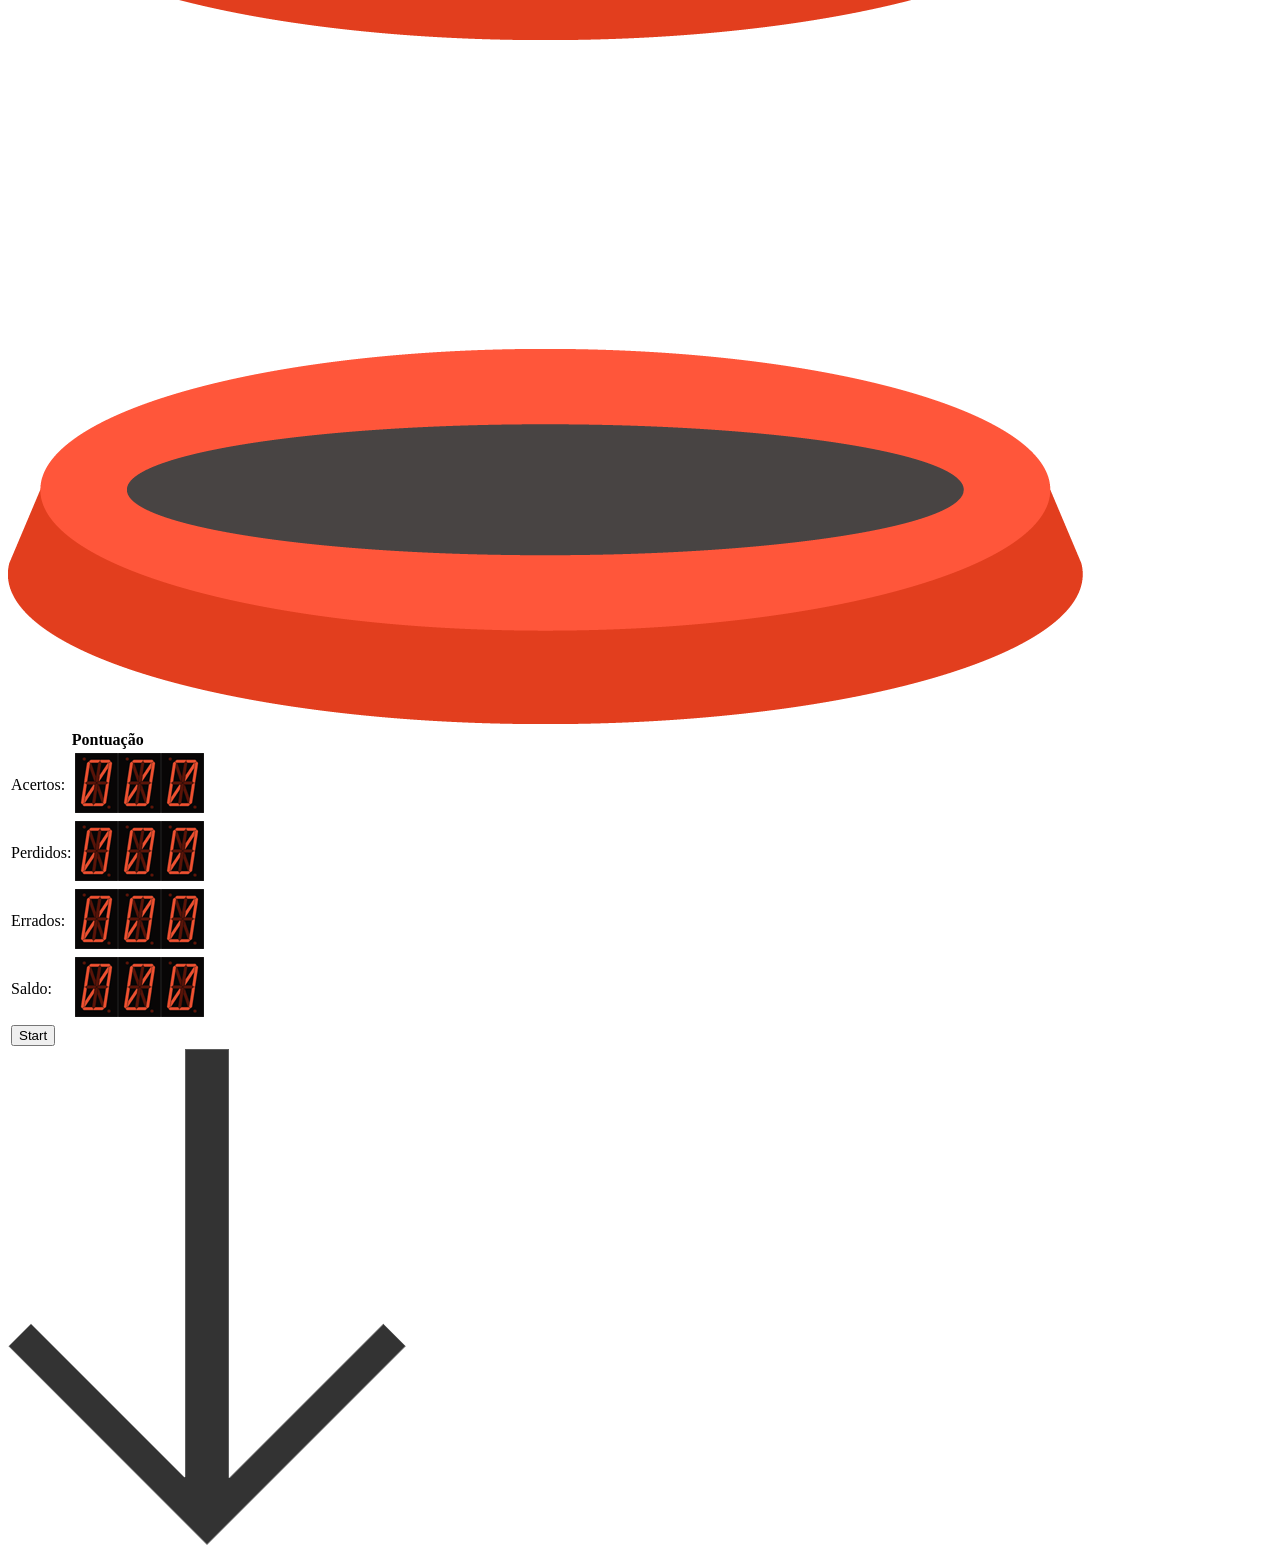
<file: engenharia-de-software/introducao-a-criacao-de-paginas-web/aula-1/meu-site/tabuleiro.html>
<!DOCTYPE html>
<html lang="pt-BR">
<head>
    <meta charset="UTF-8">
    <meta name="viewport" content="width=device-width, initial-scale=1.0">
    <title>Tabuleiro do Jogo</title>
</head>
<body>
    <header>
        <div class="previousPage">
            <a href="regras.html" class="circulo">
                <img src="images/arrow-up.png" alt="Seta para cima" class="arrow">
            </a>
        </div>
    </header>
    <section class="tabuleiro" id="tabuleiro">
        <div class="gramado" id="idGramado">
            <img src="images/hole.png" alt="buraco vazio" class="hole" id="buraco0">
            <img src="images/hole.png" alt="buraco vazio" class="hole" id="buraco1">
            <img src="images/hole.png" alt="buraco vazio" class="hole" id="buraco2">
            <img src="images/hole.png" alt="buraco vazio" class="hole" id="buraco3">
            <img src="images/hole.png" alt="buraco vazio" class="hole" id="buraco4">
        </div>
        <div class="pontos">
            <table>
                <thead>
                    <tr>
                        <th colspan="2">Pontuação</th>
                    </tr>
                </thead>
                <tbody>
                    <tr>
                        <td>Acertos:</td>
                        <td class="pontuacao" id="acertos">
                            <img src="images/caractere_0.gif" alt="0"><img src="images/caractere_0.gif" alt="0"><img src="images/caractere_0.gif" alt="0">
                        </td>
                    </tr>
                    <tr>
                        <td>Perdidos:</td>
                        <td class="pontuacao" id="perdidos"><img src="images/caractere_0.gif" alt="0"><img src="images/caractere_0.gif" alt="0"><img src="images/caractere_0.gif" alt="0"></td>
                    </tr>
                    <tr>
                        <td>Errados:</td>
                        <td class="pontuacao" id="errados"><img src="images/caractere_0.gif" alt="0"><img src="images/caractere_0.gif" alt="0"><img src="images/caractere_0.gif" alt="0"></td>
                    </tr>
                    <tr>
                        <td>Saldo:</td>
                        <td class="pontuacao" id="saldo"><img src="images/caractere_0.gif" alt="0"><img src="images/caractere_0.gif" alt="0"><img src="images/caractere_0.gif" alt="0"></td>
                    </tr>
                    <tr>
                        <td colspan="2">
                            <button id="start" class="btn btn-light">Start</button>
                        </td>
                    </tr>
                </tbody>
            </table>
        </div>        
    </section>
    <footer>
        <div class="nextPage">
            <a href="recordes.html" class="circulo">
                <img src="images/arrow-down.png" alt="seta para baixo" class="arrow">
            </a>
        </div>
    </footer>    
</body>
</html>
</file>
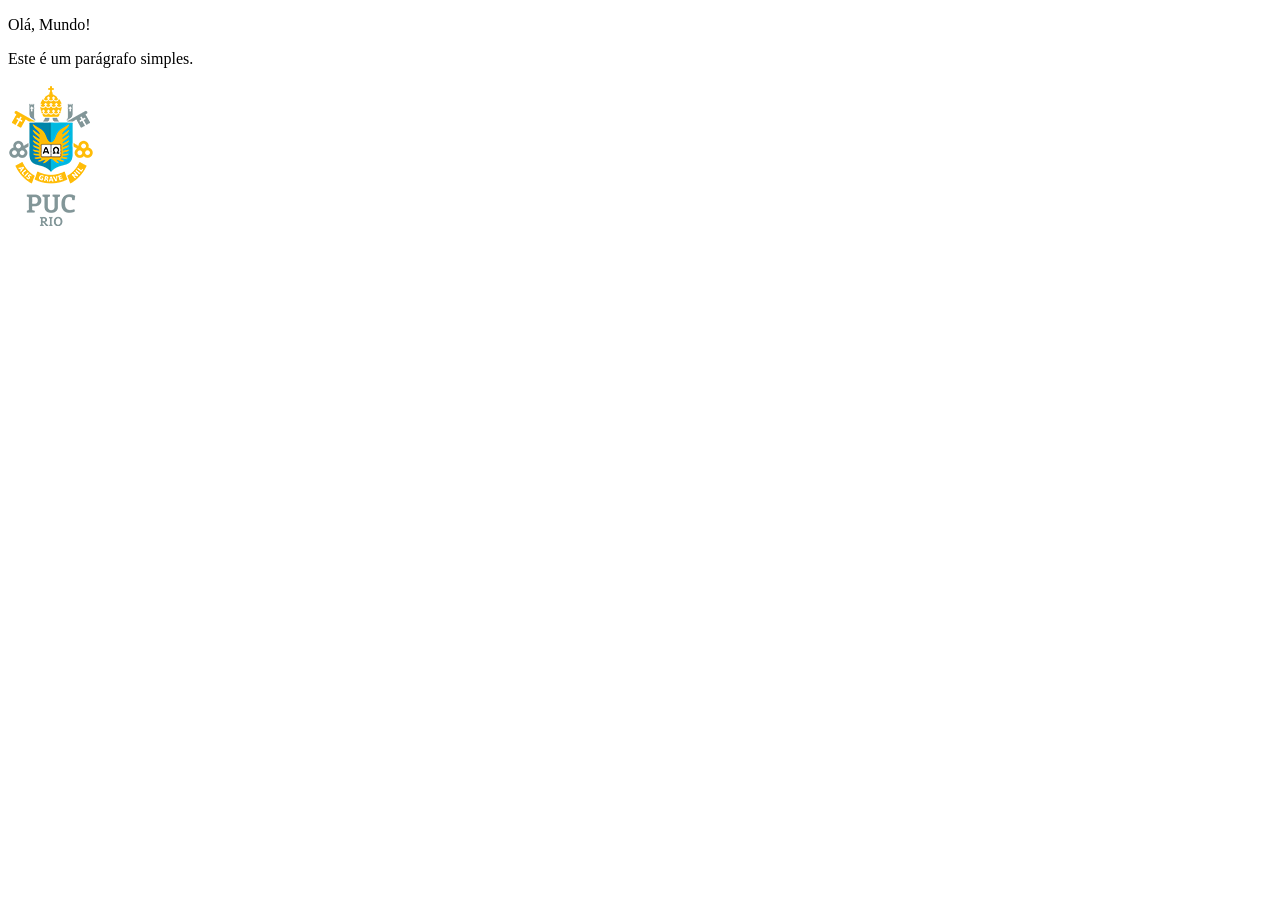
<file: engenharia-de-software/introducao-a-criacao-de-paginas-web/aula-2/exemplos/base.html>
<!DOCTYPE html>
<html>
<head>
    <title>Minha Página</title>
</head>
<body>
    <p>Olá, Mundo!</p>
    <p>Este é um parágrafo simples.</p>
    <img src="logo_puc.png" alt="Logotipo da PUC-Rio">
</body>
</html>
</file>
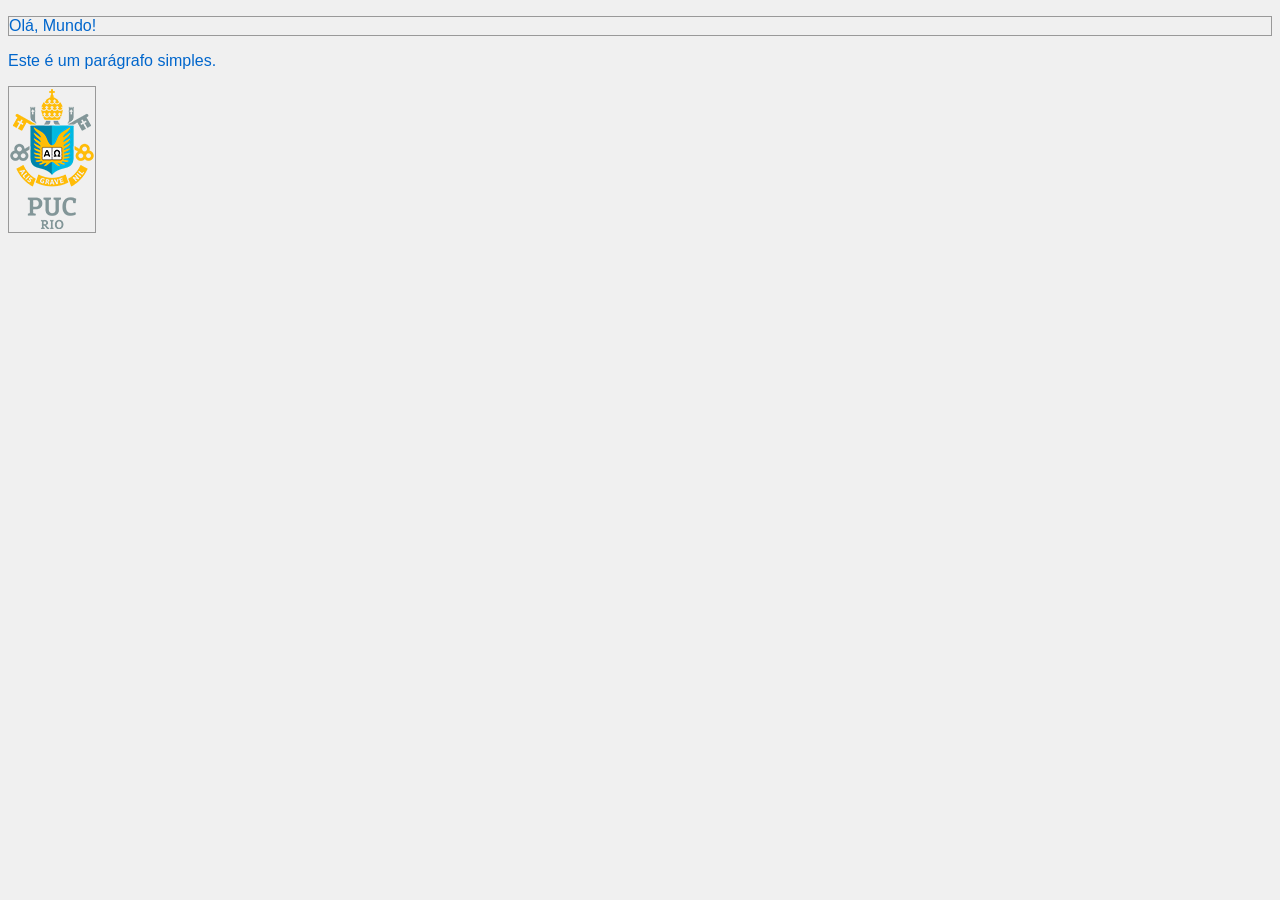
<file: engenharia-de-software/introducao-a-criacao-de-paginas-web/aula-2/exemplos/css_classe.html>
<!DOCTYPE html>
<html>
<head>
    <link rel="stylesheet" href="css_classe.css">
    <title>Minha Página</title>
</head>
<body>
    <p class="destaque texto">Olá, Mundo!</p>
    <p class="texto">Este é um parágrafo simples.</p>
    <img src="logo_puc.png" alt="Logotipo da PUC-Rio" class="destaque">
</body>
</html>
</file>
<file: engenharia-de-software/introducao-a-criacao-de-paginas-web/aula-2/meu-site/css/style.css>
body {
    margin: 0px;
    border: 0px;
    padding: 0px;
}

/* 
estilos globais 
*/
.nextPage {
    position: fixed;        /* posicionado de forma fixa */
    bottom: 10px;           /* distância da parte de baixo */
    right: 10px;            /* distância do lado direito */
    display: flex;          /* facilita o alinhamento vertical/horizontal */
    align-items: center;    /* centraliza o conteúdo na vertical */
    justify-content: center;/* centraliza o conteúdo na horizontal */
    z-index: 3;
}

.previousPage {
    position: fixed;
    top: 10px;
    left: 10px;
    display: flex;
    align-items: center;
    justify-content: center;
    z-index: 3;
}

.circulo {
    background-color: #CCCCCC;/* Cor de fundo do círculo */
    border-radius: 50%;         /* Torna o contêiner um círculo */
    width: 36px;
    height: 36px;
    display: flex;
    align-items: center;
    justify-content: center;
}

.arrow {
    width: 24px;
    height: 24px;
}

/* 
Home-Page 
*/
.banner {
    height: 100vh;  /* toda altura do viewport */
    padding: 0;     /* sem distância para o elemento interno */
}

.banner img {
    position: absolute; /* posicionado de forma absoluta */
    top: 0;             /* distância do topo */
    left: 0;            /* distância do lado esquerdo */
    width: 100%;        /* largura */
    height: 100%;       /* altura */
    object-fit: cover;  /* manter a proporção e cortar se necessário
                           para cobrir toda a área disponível */
}

/*
Regras
*/
.regras {
    height: 100vh;
    display: flex;
    background-color: #D0D0D0;
}

.regras .contentBox {
    width: 100%;
    padding: 50px;
    background-color: #C0C0C0;
}

.regras .imgBox {
    width: 100%;
    background: url(../images/Mole.png);    /* url da imagem */
    background-size: cover;
    background-position: center;
    background-repeat: no-repeat;
}


/*
Tabuleiro
*/
.tabuleiro {
    height: 100vh;
    display: flex;
    align-items: center;
    justify-content: center;
    background-color: #00FF00;
}

.gramado {
    width: 536px;
    height: 536px;
    background-color: #008000;
    display: flex;
    align-items: center;
    justify-content: space-around;
    flex-wrap: wrap;    /* permite quebra de linha nos buracos */
    cursor: url(../images/hammer.png), crosshair;
    padding: 0px;
}

.gramado img {
    padding: 25px 50px 25px 50px;
    box-sizing: content-box;    /* incluído por causa do bootstrap */
    width: 76px;
    height: 61px;
}

.pontos {
    width: 536px;
    height: 536px;
    display: flex;
    justify-content: center;
}

.pontos th {
    font-size: 50px;
    font-family: 'Bungee Spice', sans-serif;
    text-align: center;
}

.pontos td:first-child {
    text-align: right;
    font-size: 36px;
    font-family: 'Bungee Spice', sans-serif;
}

#start {
    width: 100%;
    font-size: 36px;
    border: 1px solid #000000;
}

/*
Recordes
*/
.records {
    height: 100vh;              /* ocupa toda a área do viewport */
    display: flex;              /* modo flex de alinhamento */
    align-items: center;        /* centraliza na vertical */
    justify-content: center;    /* centraliza na horizontal */
}

.records table {
    margin: 0px;
    padding: 0px;
    border: 0px;
    border-collapse: collapse;
    font-family: 'MedievalSharp', cursive;
}

.records th {
    padding-left: 30px;
    padding-right: 30px;
    color: #FFFFFF;             /* cor da letra */
    background-color: #000000;  /* cor do fundo */
    text-align: center;
    font-size: 36px;
}

.records td {
    padding-left: 30px;
    padding-right: 30px;
    font-size: 30px;
}

.records tr:nth-child(even) {   /* seleciona apenas as linhas pares */
    background-color: #C0C0C0;
}

.records td:first-child, td:nth-child(3) {  /* alinha à direita a 1a e a 3a colunas */
    text-align: right;
    padding-right: 20px;
}

/*
 * Para tornar as nossas páginas responsivas
 */
@media(max-width: 991px) {
    /* Regras */
    .regras {
        flex-direction: column;
    }
    .regras .imgBox {
        height: 100%;
    }

    /* Tabuleiro */
    .tabuleiro {
        flex-direction: column-reverse;
        height: 100%;
    }
    .pontos th {
        font-size: 30px;
    }
    .pontos td:first-child {
        font-size: 20px;
    }
    .gramado {
        width: 400px;
        height: 400px;
    }
    .pontos {
        width: 400px;
        height: 400px;
    }    
    .gramado img {
        padding: 10px 30px 10px 30px;
    }

    /* Recordes */
     .records tr th {
        padding-left: 10px;
        padding-right: 10px;
    }
    .records th {
        font-size: 18px;
    }
    .records td {
        padding-left: 10px;
        padding-right: 10px;
        font-size: 15px;
    }
}
</file>
<file: engenharia-de-software/introducao-a-criacao-de-paginas-web/aula-2/noticias/css/style.css>
/*
Seletores
tag     -> todos os elementos dessa tag HTML
.classe -> elementos da classe
#id     -> elemento com determinado ID
*/

body {
    font-family: 'Arial', sans-serif;
}

/*
Menu de navegação
*/
nav {
    background-color: #333333;  /* fundo preto */
    color: #FFFFFF;             /* letra branca - não afeta os links */
    text-align: center;           /* centraliza o texto */
    padding: 20px 0;              /* padding superior/inferior e direita/esquerda */
}

nav a {     /* somente links dentro de <nav> */
    color: #FFFFFF;       /* letra branca */
    text-decoration: none;  /* sem sublinhado no link */
    padding: 14px 16px;     /* afasta um link do outro */
}

nav a:hover {   /* quando o mouse estiver sobre */
    background-color: #dddddd;
    color: #000000;
}

/*
Cabeçalho
*/
header {
    display: flex;                      /* container com formatação flexível */
    justify-content: space-between;     /* coloca o texto à esquerda e o logotipo à direita */
    padding: 0 50px;                    /* um pouco de espaçamento da margem */
    align-items: center;                /* itens centralizados verticalmente */
}

/*
Conteúdo jornalístico
*/
#index {
    max-width: 600px;
    margin: 0 auto;
}

section h2 {
    color: #333;    /* cor da letra do subtítulo */
}

section ul {
    list-style-type: none;  /* sem indicador de lista */
    padding: 0;
}

#index a {
    color: #333;                  /* cor do texto do link */
    text-decoration: none;          /* sem sublinhado */
    background-color: #f0f0f0;    /* cor de fundo do link */
    padding: 10px;                  /* espaço a volta do link */
    border-radius: 5px;             /* borda arredondada */
    display: block;
}

section li {    
    margin-bottom: 10px;    /* espaço vertical entre as linhas do índice */
}

#index a:hover {
    background-color: #ddd;
}

.articles-container {
    column-count: 2;                /* número de colunas */
    column-gap: 20px;               /* espaço entre as colunas */
    margin: 50px 100px auto 100px;  /* margem entre o texto e a borda */
}

@media(max-width: 991px) {          /* Regras para formatos pequenos */
    .articles-container {
        column-count: 1;            /* número de colunas */
        margin: 50px 30px auto 30px;/* menos espaço entre elementos */
    }
}

article {
    border: 1px solid #000000;
    padding: 10px;
    break-inside: avoid;    /* para que o último article de uma coluna não passe para a outra coluna */
    margin-bottom: 20px;
}

/*
Rodapé
*/
footer {
    background-color: #333; /* Cor de fundo do rodapé */
    color: #fff;            /* Cor do texto no rodapé */
    padding: 20px;
    margin-top: 10px;           /* Para separar o rodapé da seção anterior */
}

/* Estilo para as seções dentro do rodapé (Endereço, Contatos, Redes Sociais) */
footer div {
    margin-bottom: 20px; /* Espaço entre as seções do rodapé */
}

.endereco p {
    margin: 0;  /* coloca as linhas do endereço mais próximas uma da outra */
}

/* Estilo para as listas dentro do rodapé */
footer ul {
    list-style: none;   /* Remove marcadores de lista */
    padding: 0;         /* Remove o espaçamento interno padrão das listas */
}

.social-media {
    display: flex;          /* container com formatação flex */
    align-items: center;    /* alinhar os ícones verticalmente pelo centro */
}

.social-media img {
    width: 30px;                /* Largura fixa para as imagens */
    margin-right: 10px;         /* Espaço entre as imagens de redes sociais */
    filter: grayscale(100%);    /* torna o ícone P&B */
}

.social-media img:hover {
    filter: grayscale(0%);  /* o ícone volta a ser colorido */
}
</file>
<file: engenharia-de-software/introducao-a-criacao-de-paginas-web/aula-2/exemplos/css_classe.css>
body {
    background-color: #F0F0F0;
}

.texto {
    color: #0066CC;
    font-family: Arial, sans-serif;
}

.destaque {
    border: 1px solid #999;
}
</file>
